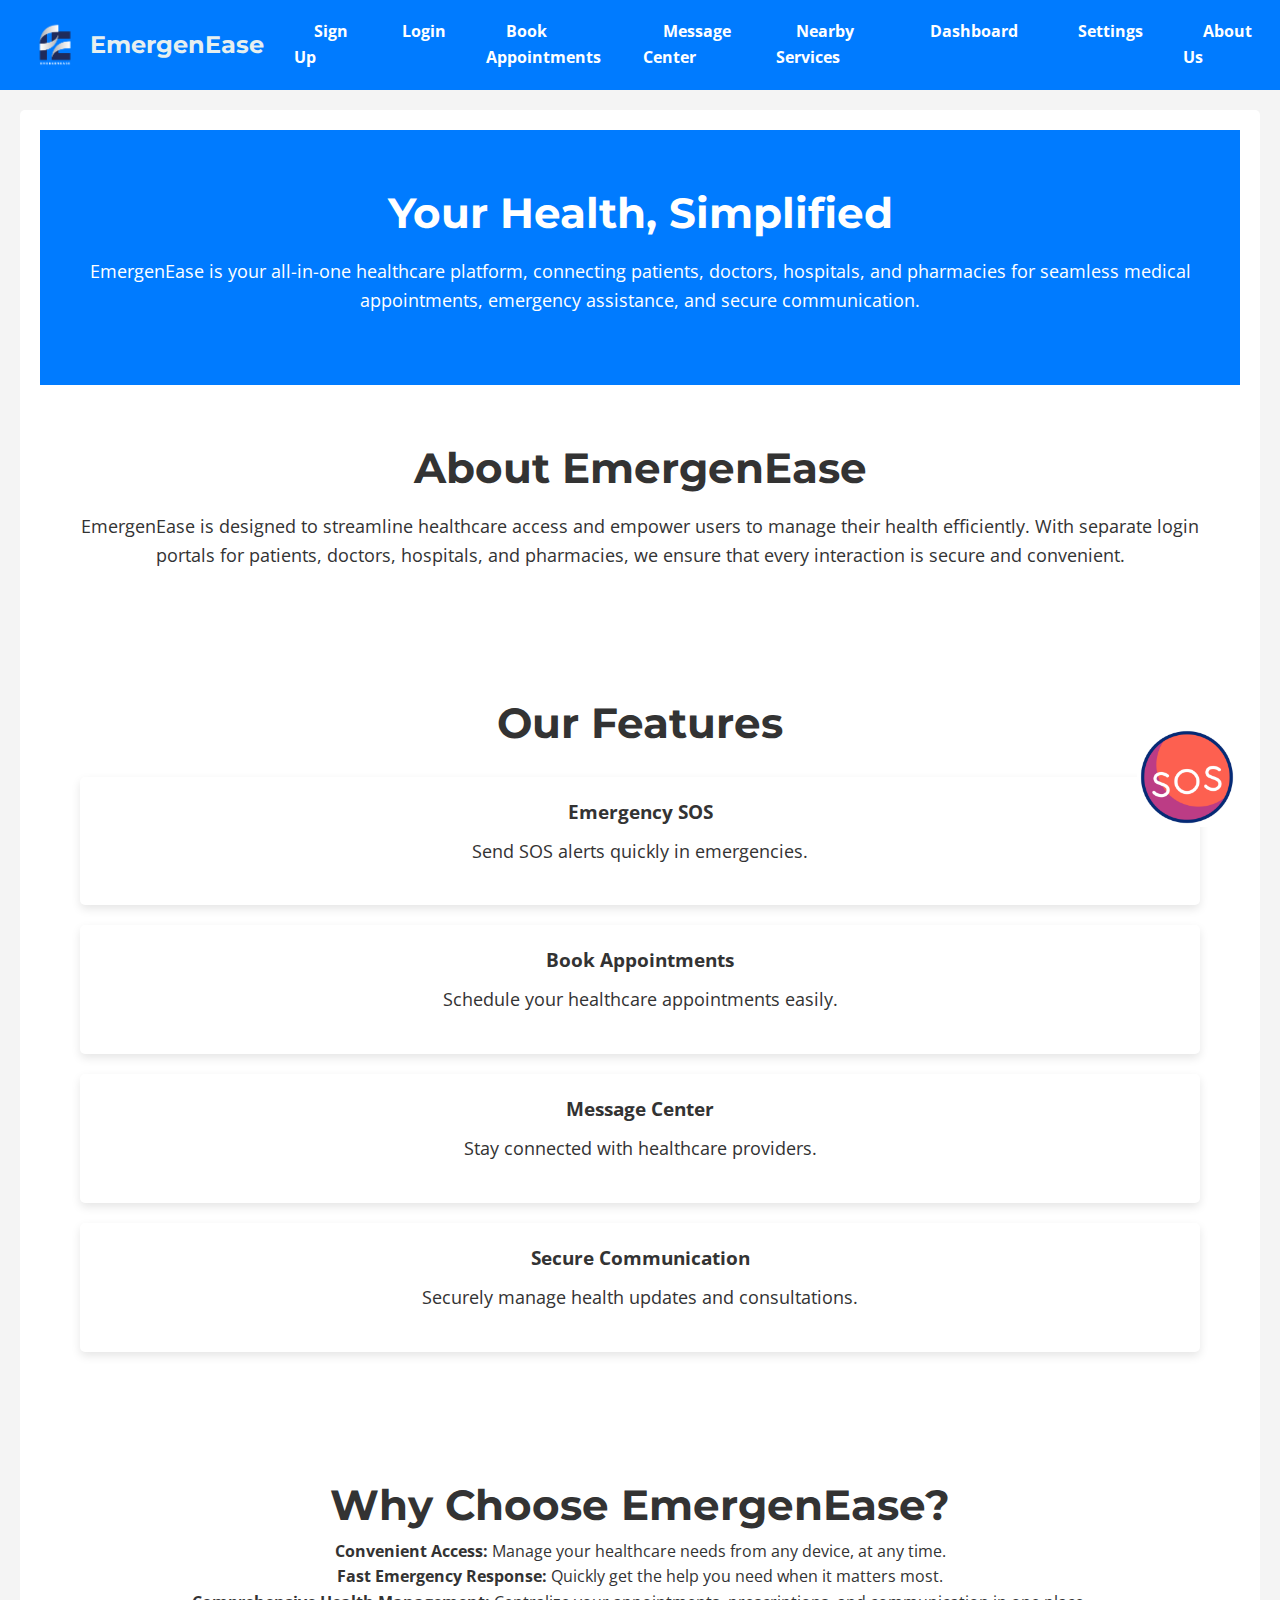
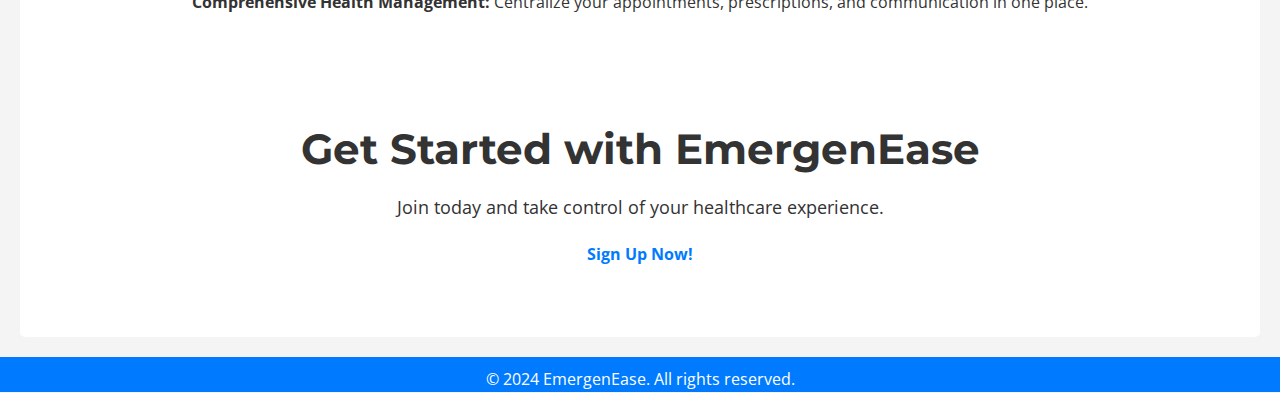
<file: index.html>
<!DOCTYPE html>
<html lang="en">
<head>
    <meta charset="UTF-8">
    <meta name="viewport" content="width=device-width, initial-scale=1.0">
    <title>Home - EmergenEase</title>
    <link rel="icon" type="image/x-icon" href="logo.png">
    <link rel="stylesheet" href="styles.css">
    <script src="script.js" defer></script>
    <script src="https://smtpjs.com/v3/smtp.js"></script>
</head>
<body>
    <header class="navbar">
        <a href="index.html" class="logo-link">
            <img src="logo.png" alt="EmergenEase Logo" class="logo">
            <h1>EmergenEase</h1>
        </a>
        <button class="menu-toggle" onclick="toggleMenu()">☰</button>
        <ul class="menu">
            <li><a href="signup.html">Sign Up</a></li>
            <li><a href="login.html">Login</a></li>
            <li><a href="appointment.html">Book Appointments</a></li>
            <li><a href="communicate.html">Message Center</a></li>
            <li class="dropdown">
                <a href="#">Nearby Services</a>
                <div class="dropdown-content">
                    <a href="fire.html">Nearby Fire Emergency Services</a>
                    <a href="hospitals.html">Nearby Hospitals</a>
                    <a href="police.html">Nearby Police Stations</a>
                </div>
            </li>
            <li><a href="dashboard.html">Dashboard</a></li>
            <li><a href="profile.html">Settings</a></li>
            <li><a href="about.html">About Us</a></li>
        </ul>
        <ul class="mobile-menu"></ul>
    </header>

    <main class="main-content">
        <section class="hero">
            <div class="hero-content">
                <h2>Your Health, Simplified</h2>
                <p>EmergenEase is your all-in-one healthcare platform, connecting patients, doctors, hospitals, and pharmacies for seamless medical appointments, emergency assistance, and secure communication.</p>
            </div>
        </section>
       
        <section class="about">
            <h2>About EmergenEase</h2>
            <p>EmergenEase is designed to streamline healthcare access and empower users to manage their health efficiently. With separate login portals for patients, doctors, hospitals, and pharmacies, we ensure that every interaction is secure and convenient.</p>
        </section>

        <section class="benefits">
            <h2>Our Features</h2>
            <div class="features">
                <h3>Emergency SOS</h3>
                <p>Send SOS alerts quickly in emergencies.</p>
            </div>
            <div class="features">
                <h3>Book Appointments</h3>
                <p>Schedule your healthcare appointments easily.</p>
            </div>
            <div class="features">
                <h3>Message Center</h3>
                <p>Stay connected with healthcare providers.</p>
            </div>
            <div class="features">
                <h3>Secure Communication</h3>
                <p>Securely manage health updates and consultations.</p>
            </div>
        </section>
       <section class="benefits">
        <h2>Why Choose EmergenEase?</h2>
            <strong>Convenient Access:</strong> Manage your healthcare needs from any device, at any time.<br>
            <strong>Fast Emergency Response:</strong> Quickly get the help you need when it matters most.<br>
            <strong>Comprehensive Health Management:</strong> Centralize your appointments, prescriptions, and communication in one place.<br>
    </section>
       <section class="call-to-action">
        <h2>Get Started with EmergenEase</h2>
        <p>Join today and take control of your healthcare experience.</p>
        <a href="signup.html" class="cta-button">Sign Up Now!</a>
    </section>
    </main>

    <button class="sos-button" id="sosButton" onclick="sendEmail()"><img src="sos.gif" width="100"  height="100"></button>
    <div id="message"></div>

    <footer>
        <p>&copy; 2024 EmergenEase. All rights reserved.</p>
    </footer>

    <script>
        function sendEmail() {
            Email.send({
                Host: "smtp.gmail.com",
                Username: "nandipritamabcd@gmail.com",
                Password: "Pritam192003#",
                To: "iss2013asn@gmail.com",
                From: "nandipritamabcd@gmail.com",
                Subject: "Test Email",
                Body: "This is a test email sent using SMTP.js"
            })
            .then(function (message) {
                alert("Mail sent successfully"); // Alert message on successful email delivery
            });
        }
    </script>
</body>
</html>
</file>
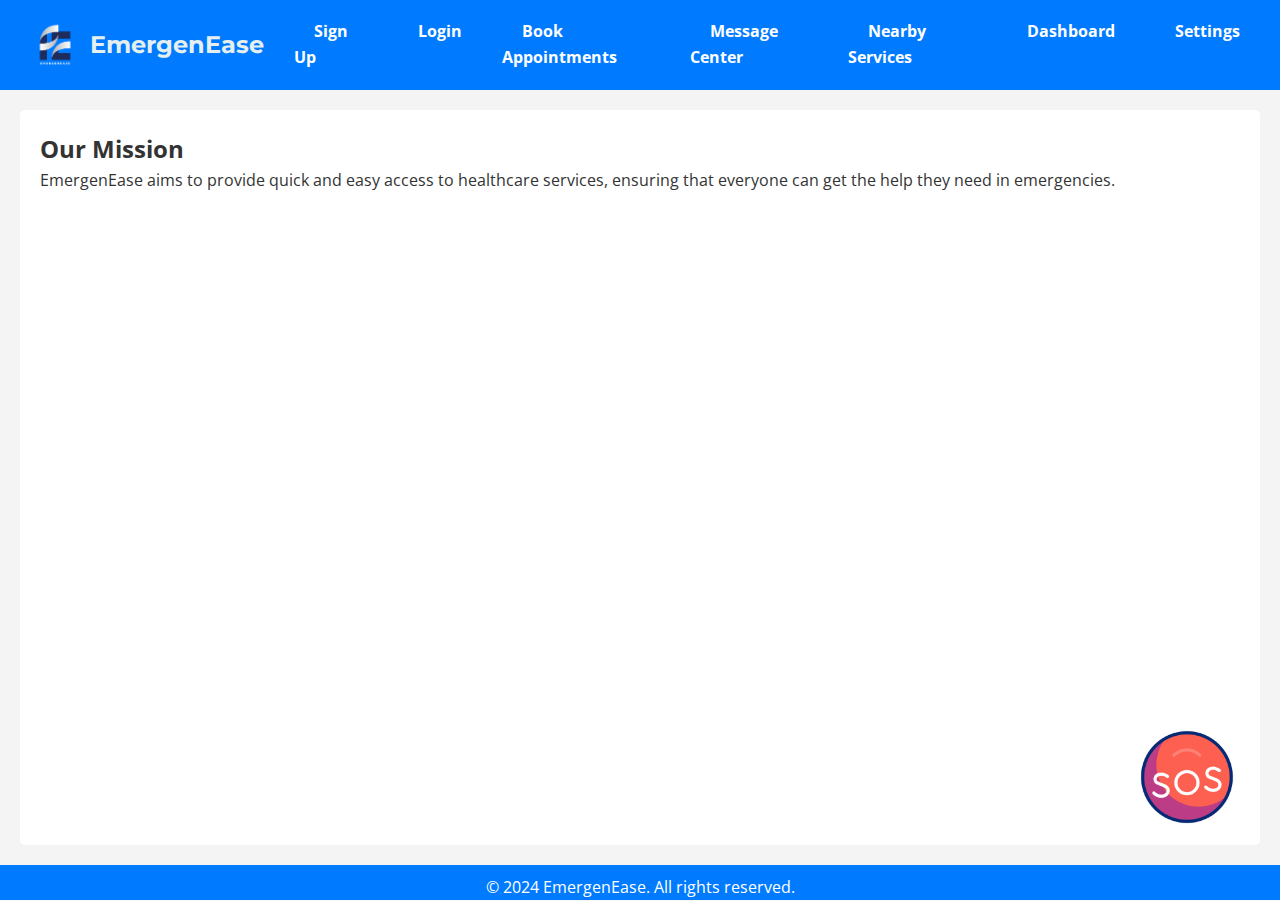
<file: about.html>
<!DOCTYPE html>
<html lang="en">
<head>
    <meta charset="UTF-8">
    <meta name="viewport" content="width=device-width, initial-scale=1.0">
    <title>About Us - EmergenEase</title>
    <link rel="icon" type="image/x-icon" href="logo.png">
    <link rel="stylesheet" href="styles.css">
    <script src="script.js" defer></script>
</head>
<body>
    <header class="navbar">
        <a href="index.html" class="logo-link">
            <img src="logo.png" alt="EmergenEase Logo" class="logo">
            <h1>EmergenEase</h1>
        </a>
        <button class="menu-toggle" onclick="toggleMenu()">☰</button>
        <ul class="menu">
            <li><a href="signup.html">Sign Up</a></li>
            <li><a href="login.html">Login</a></li>
            <li><a href="appointment.html">Book Appointments</a></li>
            <li><a href="communicate.html">Message Center</a></li>
            <li class="dropdown">
                <a href="#">Nearby Services</a>
                <div class="dropdown-content">
                    <a href="fire.html">Nearby Fire Emergency Services</a>
                    <a href="hospitals.html">Nearby Hospitals</a>
                    <a href="police.html">Nearby Police Stations</a>
                </div>
            </li>
            <li><a href="dashboard.html">Dashboard</a></li>
            <li><a href="profile.html">Settings</a></li>
        </ul>
        <ul class="mobile-menu"></ul>
    </header>
    <main>
        <section>
            <h2>Our Mission</h2>
            <p>EmergenEase aims to provide quick and easy access to healthcare services, ensuring that everyone can get the help they need in emergencies.</p>
        </section>
    </main>

    <button class="sos-button" id="sosButton" onclick="sendEmail()"><img src="sos.gif" width="100"  height="100"></a></button>
    <div id="message"></div>
    
    <footer>
        <p>&copy; 2024 EmergenEase. All rights reserved.</p>
    </footer>
</body>
</html>
</file>
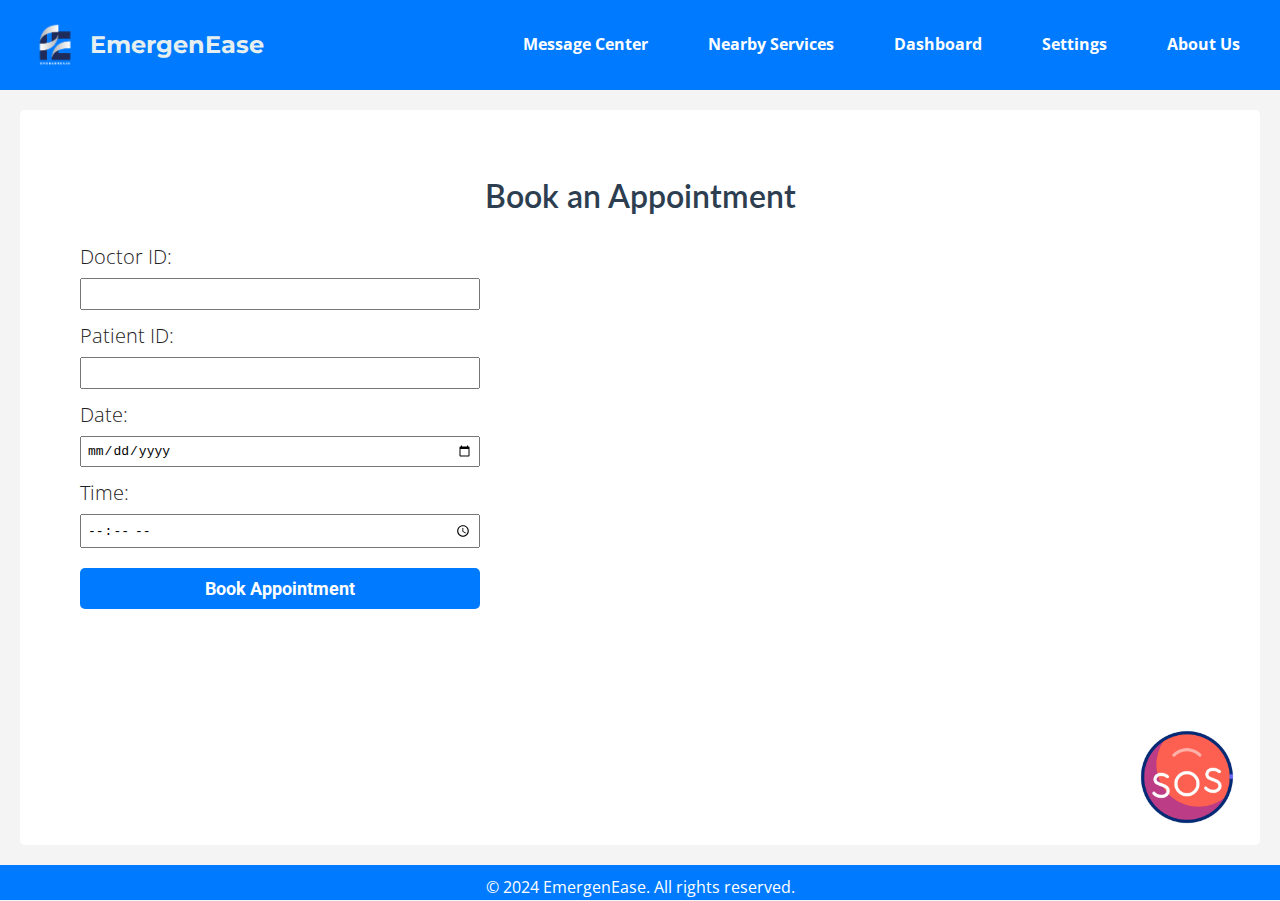
<file: appointment.html>
<!DOCTYPE html>
<html lang="en">
<head>
    <meta charset="UTF-8">
    <meta name="viewport" content="width=device-width, initial-scale=1.0">
    <title>Book Appointment - EmergenEase</title>
    <link rel="icon" type="image/x-icon" href="logo.png">
    <link rel="stylesheet" href="styles.css">
    <script src="script.js" defer></script>
</head>
<body>
    <header class="navbar">
        <a href="index.html" class="logo-link">
            <img src="logo.png" alt="EmergenEase Logo" class="logo">
            <h1>EmergenEase</h1>
        </a>
        <button class="menu-toggle" onclick="toggleMenu()">☰</button>
        <ul class="menu">
            <li><a href="communicate.html">Message Center</a></li>
            <li class="dropdown">
                <a href="#">Nearby Services</a>
                <div class="dropdown-content">
                    <a href="fire.html">Nearby Fire Emergency Services</a>
                    <a href="hospitals.html">Nearby Hospitals</a>
                    <a href="police.html">Nearby Police Stations</a>
                </div>
            </li>
            <li><a href="dashboard.html">Dashboard</a></li>
            <li><a href="profile.html">Settings</a></li>
            <li><a href="about.html">About Us</a></li>
        </ul>
        <ul class="mobile-menu"></ul>
    </header>
    <main>
        <section class="form-section">
            <h2>Book an Appointment</h2>
            <form action="/appointment" method="POST">
                <label for="appointment-doctor-id">Doctor ID:</label>
                <input type="text" id="appointment-doctor-id" name="doctor_id" required>

                <label for="appointment-patient-id">Patient ID:</label>
                <input type="text" id="appointment-patient-id" name="patient_id" required>

                <label for="appointment-date">Date:</label>
                <input type="date" id="appointment-date" name="appointment_date" required>

                <label for="appointment-time">Time:</label>
                <input type="time" id="appointment-time" name="appointment_time" required>

                <button type="submit">Book Appointment</button>
            </form>

        </section>
    </main>

    <button class="sos-button" id="sosButton" onclick="sendEmail()"><img src="sos.gif" width="100"  height="100"></a></button>
    <div id="message"></div>
    
    <footer>
        <p>&copy; 2024 EmergenEase. All rights reserved.</p>
    </footer>
</body>
</html>
</file>
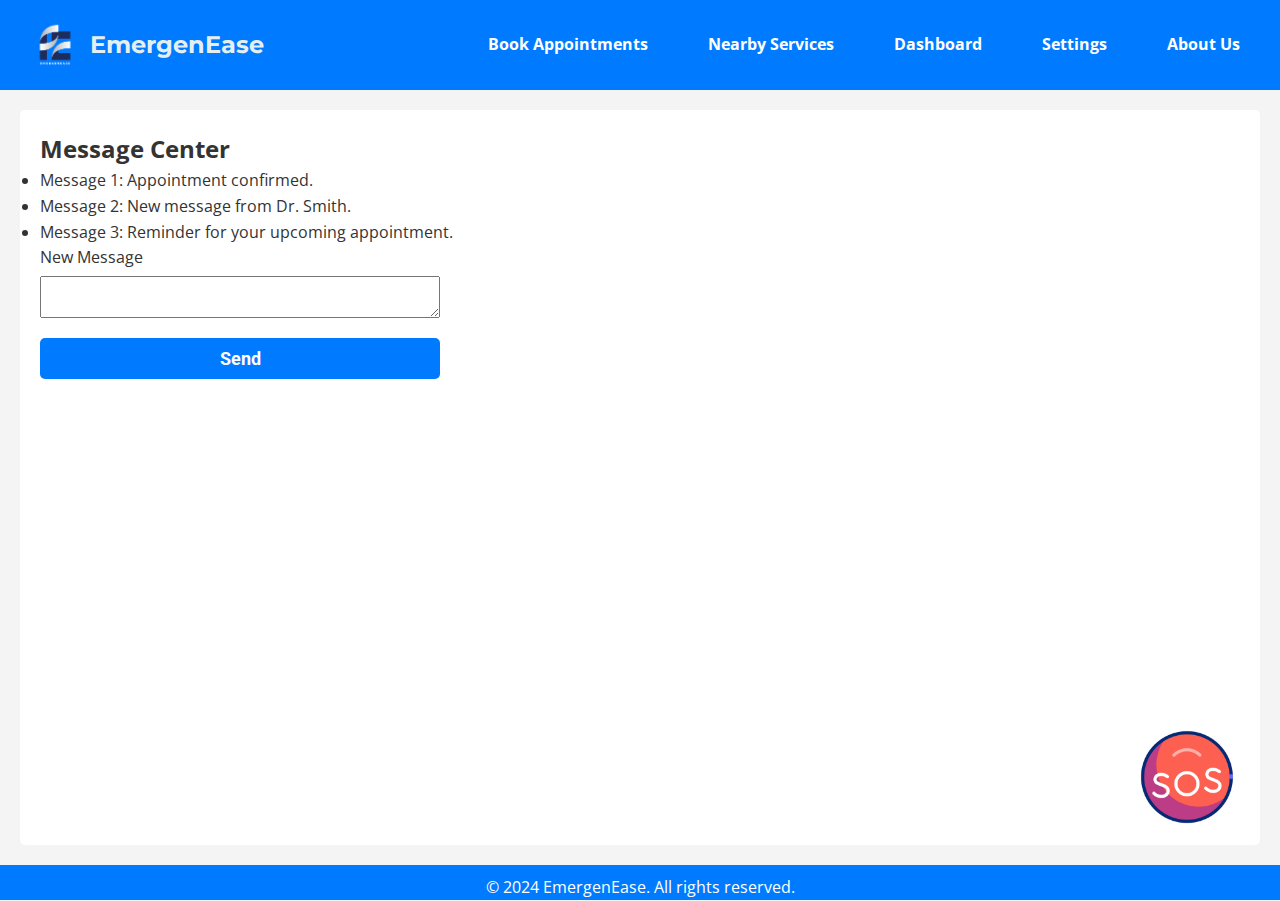
<file: communicate.html>
<!DOCTYPE html>
<html lang="en">
<head>
    <meta charset="UTF-8">
    <meta name="viewport" content="width=device-width, initial-scale=1.0">
    <title>Message Center - EmergenEase</title>
    <link rel="icon" type="image/x-icon" href="logo.png">
    <link rel="stylesheet" href="styles.css">
    <script src="script.js" defer></script>
</head>
<body>
    <header class="navbar">
        <a href="index.html" class="logo-link">
            <img src="logo.png" alt="EmergenEase Logo" class="logo">
            <h1>EmergenEase</h1>
        </a>
        <button class="menu-toggle" onclick="toggleMenu()">☰</button>
        <ul class="menu">
            <li><a href="appointment.html">Book Appointments</a></li>
            <li class="dropdown">
                <a href="#">Nearby Services</a>
                <div class="dropdown-content">
                    <a href="fire.html">Nearby Fire Emergency Services</a>
                    <a href="hospitals.html">Nearby Hospitals</a>
                    <a href="police.html">Nearby Police Stations</a>
                </div>
            </li>
            <li><a href="dashboard.html">Dashboard</a></li>
            <li><a href="profile.html">Settings</a></li>
            <li><a href="about.html">About Us</a></li>
        </ul>
        <ul class="mobile-menu"></ul>
    </header>
    <main>
        <section class="messages">
            <h2>Message Center</h2>
            <ul id="messagesList">
                <li>Message 1: Appointment confirmed.</li>
                <li>Message 2: New message from Dr. Smith.</li>
                <li>Message 3: Reminder for your upcoming appointment.</li>
            </ul>
            <form id="messageForm">
                <label for="messageText">New Message</label>
                <textarea id="messageText" required></textarea>
                <button type="submit" class="submit-button">Send</button>
            </form>
        </section>
    </main>

    <button class="sos-button" id="sosButton" onclick="sendEmail()"><img src="sos.gif" width="100"  height="100"></a></button>
    <div id="message"></div>
    
    <footer>
        <p>&copy; 2024 EmergenEase. All rights reserved.</p>
    </footer>
</body>
</html>
</file>
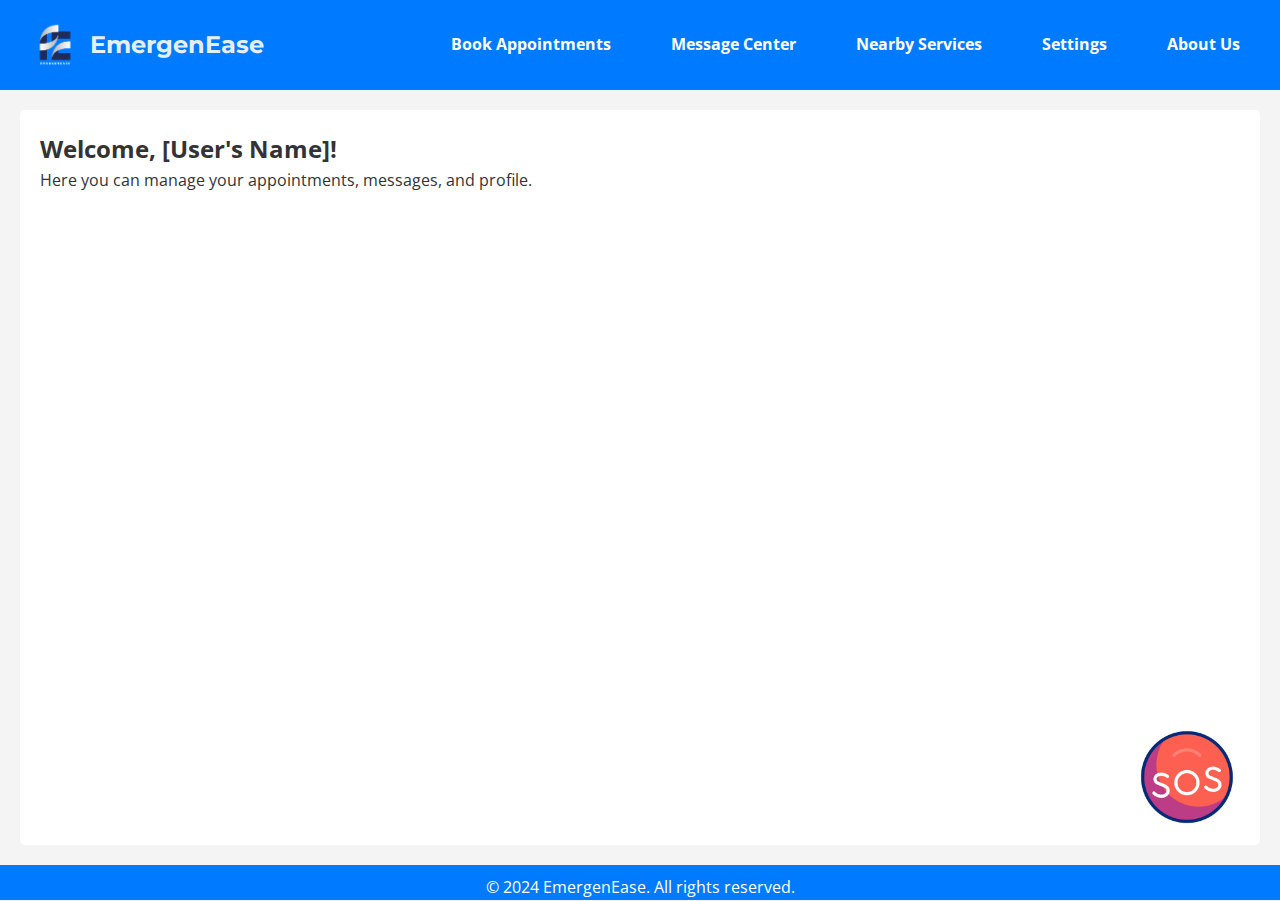
<file: dashboard.html>
<!DOCTYPE html>
<html lang="en">
<head>
    <meta charset="UTF-8">
    <meta name="viewport" content="width=device-width, initial-scale=1.0">
    <title>Dashboard - EmergenEase</title>
    <link rel="icon" type="image/x-icon" href="logo.png">
    <link rel="stylesheet" href="styles.css">
    <script src="script.js" defer></script>
</head>
<body>
    <header class="navbar">
        <a href="index.html" class="logo-link">
            <img src="logo.png" alt="EmergenEase Logo" class="logo">
            <h1>EmergenEase</h1>
        </a>
        <button class="menu-toggle" onclick="toggleMenu()">☰</button>
        <ul class="menu">
            <li><a href="appointment.html">Book Appointments</a></li>
            <li><a href="communicate.html">Message Center</a></li>
            <li class="dropdown">
                <a href="#">Nearby Services</a>
                <div class="dropdown-content">
                    <a href="fire.html">Nearby Fire Emergency Services</a>
                    <a href="hospitals.html">Nearby Hospitals</a>
                    <a href="police.html">Nearby Police Stations</a>
                </div>
            </li>
            <li><a href="profile.html">Settings</a></li>
            <li><a href="about.html">About Us</a></li>
        </ul>
        <ul class="mobile-menu"></ul>
    </header>
    <main>
        <section>
            <h2>Welcome, [User's Name]!</h2>
            <p>Here you can manage your appointments, messages, and profile.</p>
        </section>
    </main>

    <button class="sos-button" id="sosButton" onclick="sendEmail()"><img src="sos.gif" width="100"  height="100"></a></button>
    <div id="message"></div>
    
    <footer>
        <p>&copy; 2024 EmergenEase. All rights reserved.</p>
    </footer>
</body>
</html>
</file>
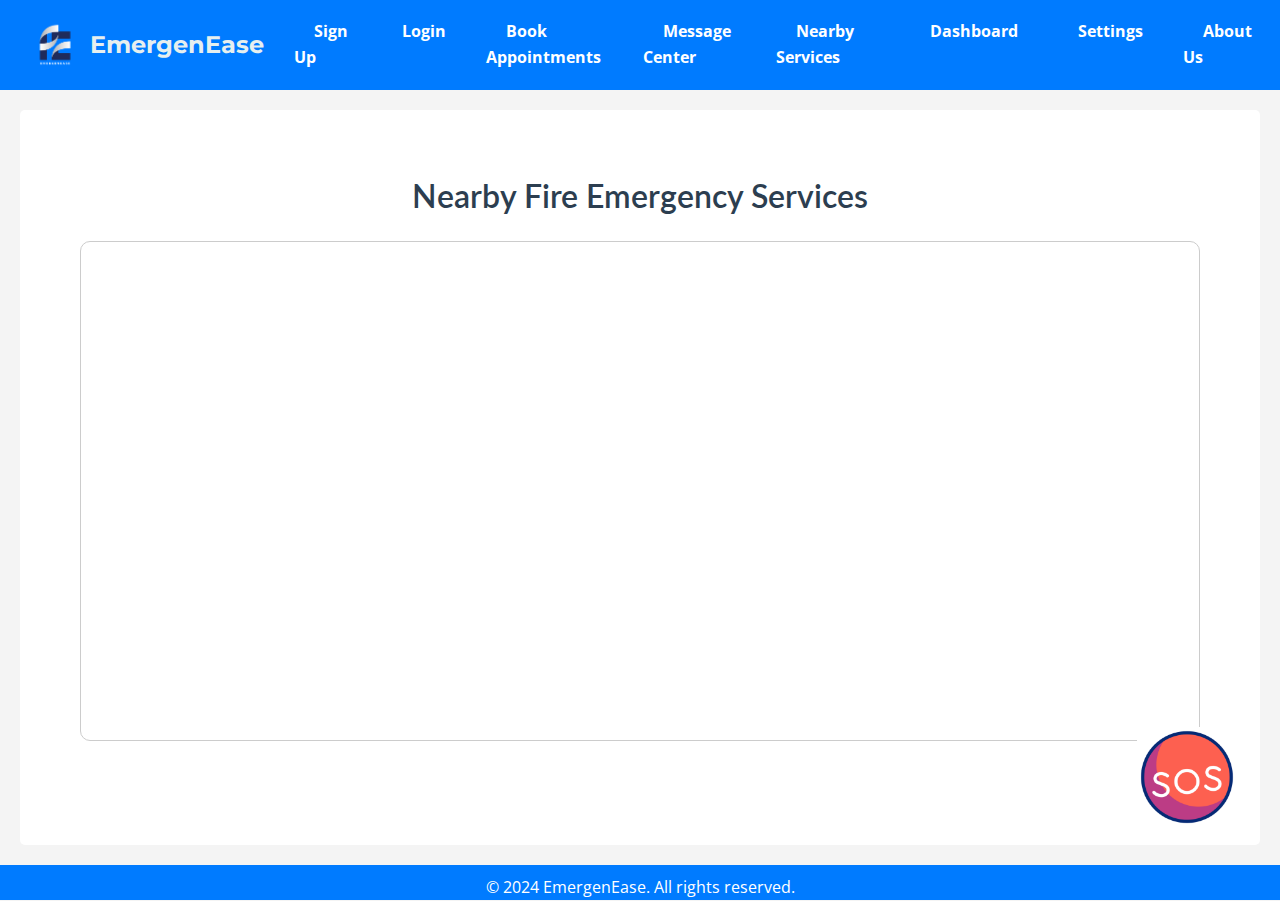
<file: fire.html>
<!DOCTYPE html>
<html lang="en">
<head>
    <meta charset="UTF-8">
    <meta name="viewport" content="width=device-width, initial-scale=1.0">
    <title>Nearby Fire Services</title>
    <link rel="icon" type="image/x-icon" href="logo.png">
    <script src="https://apis.mapmyindia.com/advancedmaps/v1/9aebdec0e106af9ba458250dafb0f3b8/map_load?v=1.5"></script>
    <link rel="stylesheet" href="styles.css">
</head>
<body>
    <header class="navbar">
        <a href="index.html" class="logo-link">
            <img src="logo.png" alt="EmergenEase Logo" class="logo">
            <h1>EmergenEase</h1>
        </a>
        <button class="menu-toggle" onclick="toggleMenu()">☰</button>
        <ul class="menu">
            <li><a href="signup.html">Sign Up</a></li>
            <li><a href="login.html">Login</a></li>
            <li><a href="appointment.html">Book Appointments</a></li>
            <li><a href="communicate.html">Message Center</a></li>
            <li class="dropdown">
                <a href="#">Nearby Services</a>
                <div class="dropdown-content">
                    <a href="hospitals.html">Nearby Hospitals</a>
                    <a href="police.html">Nearby Police Stations</a>
                </div>
            </li>
            <li><a href="dashboard.html">Dashboard</a></li>
            <li><a href="profile.html">Settings</a></li>
            <li><a href="about.html">About Us</a></li>
        </ul>
        <ul class="mobile-menu"></ul>
    </header>
    <main>
        <section class="form-section">
        <h2>Nearby Fire Emergency Services</h2>
        <div id="map"></div>
        </section>
    </main>
    <script>
        var map = new MapmyIndia.Map("map", { zoom: 12 });

        // Get user's current location
        navigator.geolocation.getCurrentPosition(
            (position) => {
                const userLat = position.coords.latitude;
                const userLon = position.coords.longitude;
                map.setView([userLat, userLon], 14); // Center map to user's location

                // Fetch nearby fire stations using MapmyIndia API
                fetch(
                    `https://apis.mapmyindia.com/advancedmaps/v1/9aebdec0e106af9ba458250dafb0f3b8/places/nearby/json?keywords=fire%20station&refLocation=${userLat},${userLon}`
                )
                    .then((response) => response.json())
                    .then((data) => {
                        if (data.suggestedLocations) {
                            data.suggestedLocations.forEach((location) => {
                                L.marker([location.latitude, location.longitude])
                                    .addTo(map)
                                    .bindPopup(
                                        `<strong>${location.placeName}</strong><br>${location.placeAddress}`
                                    );
                            });
                        } else {
                            alert("No nearby fire stations found.");
                        }
                    })
                    .catch((error) =>
                        console.error("Error fetching fire stations:", error)
                    );
            },
            (error) => {
                alert("Unable to access your location. Please enable location services.");
                console.error("Geolocation error:", error);
            }
        );
    </script>
    <button class="sos-button" id="sosButton" onclick="sendEmail()"><img src="sos.gif" width="100"  height="100"></a></button>
    <div id="message"></div>
    
    <footer>
        <p>&copy; 2024 EmergenEase. All rights reserved.</p>
    </footer>
</body>
</html>
</file>
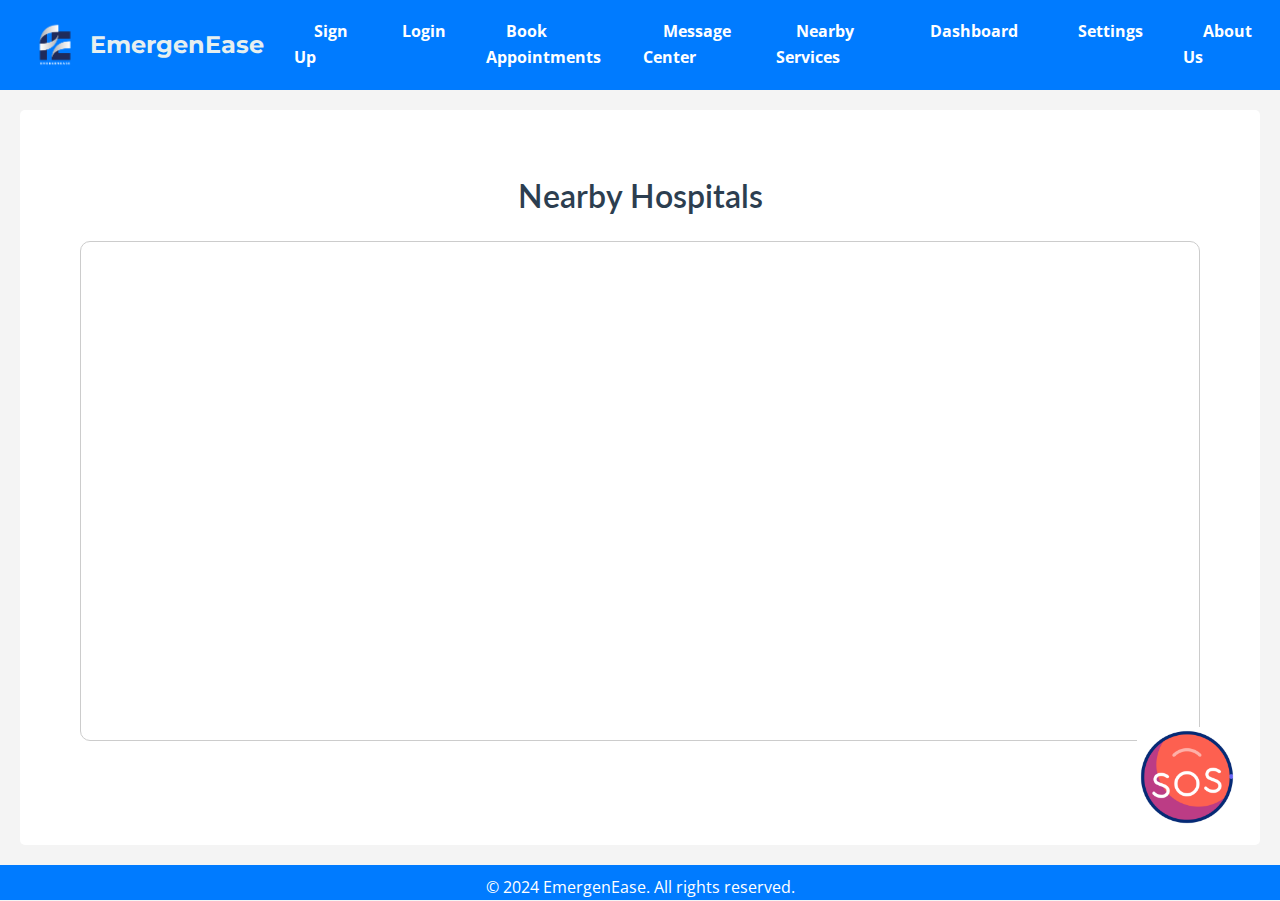
<file: hospitals.html>
<!DOCTYPE html>
<html lang="en">
<head>
    <meta charset="UTF-8">
    <meta name="viewport" content="width=device-width, initial-scale=1.0">
    <title>Nearby Hospitals</title>
    <link rel="icon" type="image/x-icon" href="logo.png">
    <script src="https://apis.mapmyindia.com/advancedmaps/v1/9aebdec0e106af9ba458250dafb0f3b8/map_load?v=1.5"></script>
    <link rel="stylesheet" href="styles.css">
</head>
<body>
    <header class="navbar">
        <a href="index.html" class="logo-link">
            <img src="logo.png" alt="EmergenEase Logo" class="logo">
            <h1>EmergenEase</h1>
        </a>
        <button class="menu-toggle" onclick="toggleMenu()">☰</button>
        <ul class="menu">
            <li><a href="signup.html">Sign Up</a></li>
            <li><a href="login.html">Login</a></li>
            <li><a href="appointment.html">Book Appointments</a></li>
            <li><a href="communicate.html">Message Center</a></li>
            <li class="dropdown">
                <a href="#">Nearby Services</a>
                <div class="dropdown-content">
                    <a href="fire.html">Nearby Fire Emergency Services</a>
                    <a href="police.html">Nearby Police Stations</a>
                </div>
            </li>
            <li><a href="dashboard.html">Dashboard</a></li>
            <li><a href="profile.html">Settings</a></li>
            <li><a href="about.html">About Us</a></li>
        </ul>
        <ul class="mobile-menu"></ul>
    </header>
    <main>
        <section class="form-section">
        <h2>Nearby Hospitals</h2>
        <div id="map"></div>
        </section>
    </main>
    <script>
        var map = new MapmyIndia.Map("map", { zoom: 12 });

        // Get user's current location
        navigator.geolocation.getCurrentPosition(
            (position) => {
                const userLat = position.coords.latitude;
                const userLon = position.coords.longitude;
                map.setView([userLat, userLon], 14);

                // Fetch nearby hospitals using MapmyIndia API
                fetch(
                    `https://apis.mapmyindia.com/advancedmaps/v1/9aebdec0e106af9ba458250dafb0f3b8/places/nearby/json?keywords=hospital&refLocation=${userLat},${userLon}`
                )
                    .then((response) => response.json())
                    .then((data) => {
                        if (data.suggestedLocations) {
                            data.suggestedLocations.forEach((location) => {
                                L.marker([location.latitude, location.longitude])
                                    .addTo(map)
                                    .bindPopup(
                                        `<strong>${location.placeName}</strong><br>${location.placeAddress}`
                                    );
                            });
                        } else {
                            alert("No nearby hospitals found.");
                        }
                    })
                    .catch((error) =>
                        console.error("Error fetching hospitals:", error)
                    );
            },
            (error) => {
                alert("Unable to access your location. Please enable location services.");
                console.error("Geolocation error:", error);
            }
        );
    </script>
    <button class="sos-button" id="sosButton" onclick="sendEmail()"><img src="sos.gif" width="100"  height="100"></a></button>
    <div id="message"></div>
    
    <footer>
        <p>&copy; 2024 EmergenEase. All rights reserved.</p>
    </footer>
</body>
</html>
</file>
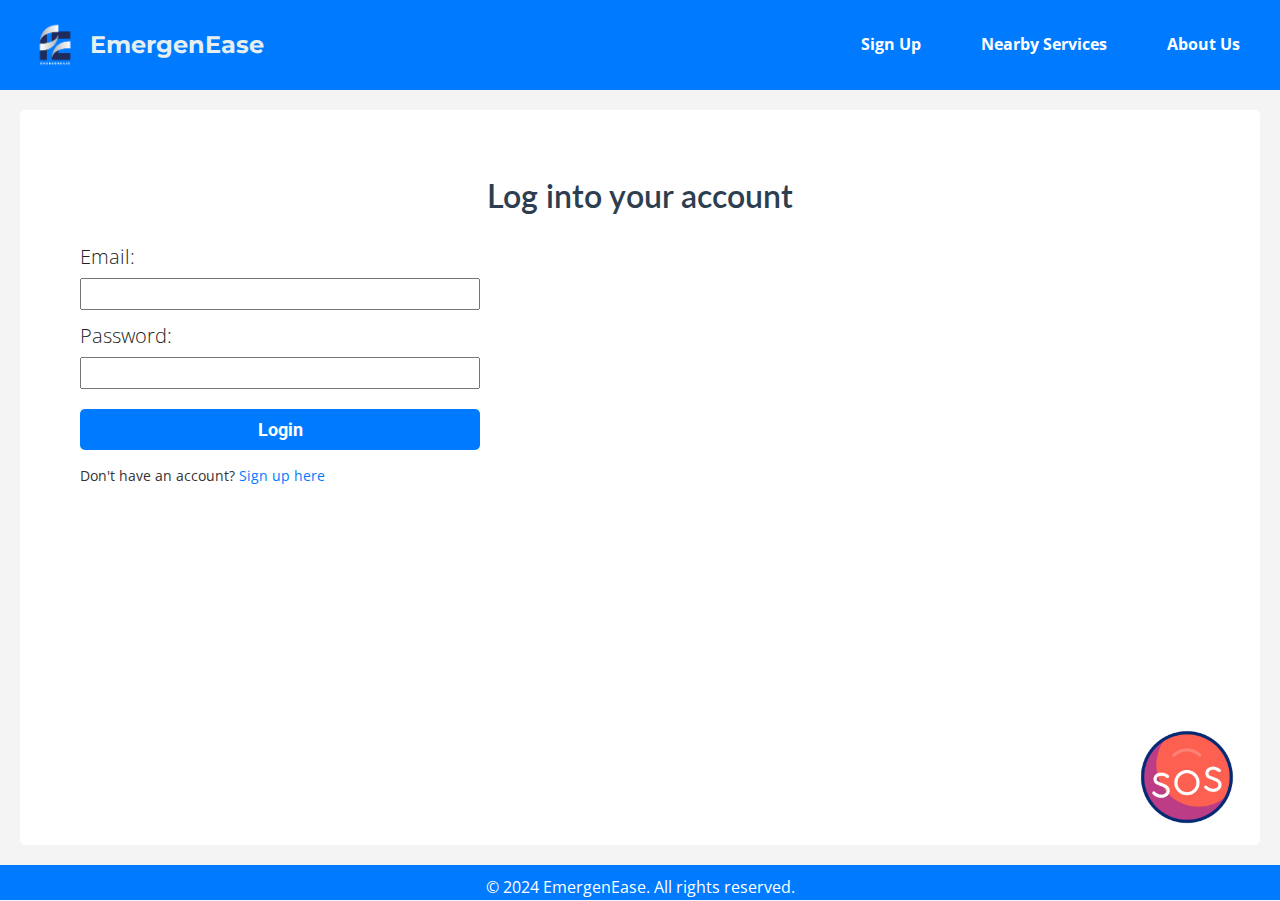
<file: login.html>
<!DOCTYPE html>
<html lang="en">
<head>
    <meta charset="UTF-8">
    <meta name="viewport" content="width=device-width, initial-scale=1.0">
    <title>Login - EmergenEase</title>
    <link rel="icon" type="image/x-icon" href="logo.png">
    <link rel="stylesheet" href="styles.css">
    <script src="script.js" defer></script>
</head>
<body>
    <header class="navbar">
        <a href="index.html" class="logo-link">
            <img src="logo.png" alt="EmergenEase Logo" class="logo">
            <h1>EmergenEase</h1>
        </a>
        <button class="menu-toggle" onclick="toggleMenu()">☰</button>
        <ul class="menu">
            <li><a href="signup.html">Sign Up</a></li>
            <li class="dropdown">
                <a href="#">Nearby Services</a>
                <div class="dropdown-content">
                    <a href="fire.html">Nearby Fire Emergency Services</a>
                    <a href="hospitals.html">Nearby Hospitals</a>
                    <a href="police.html">Nearby Police Stations</a>
                </div>
            </li>
            <li><a href="about.html">About Us</a></li>
        </ul>
        <ul class="mobile-menu"></ul>
    </header>

    <main>
        <section class="form-section">
            <h2>Log into your account</h2>
            <form action="/login" method="POST">
                <label for="login-email">Email:</label>
                <input type="email" id="login-email" name="email" required>

                <label for="login-password">Password:</label>
                <input type="password" id="login-password" name="password" required>

                <button type="submit">Login</button>
            </form>

            <p>Don't have an account? <a href="signup.html">Sign up here</a></p>
        </section>
    </main>

    <button class="sos-button" id="sosButton" onclick="sendEmail()"><img src="sos.gif" width="100"  height="100"></a></button>
    <div id="message"></div>
    
    <footer>
        <p>&copy; 2024 EmergenEase. All rights reserved.</p>
    </footer>
</body>
</html>
</file>
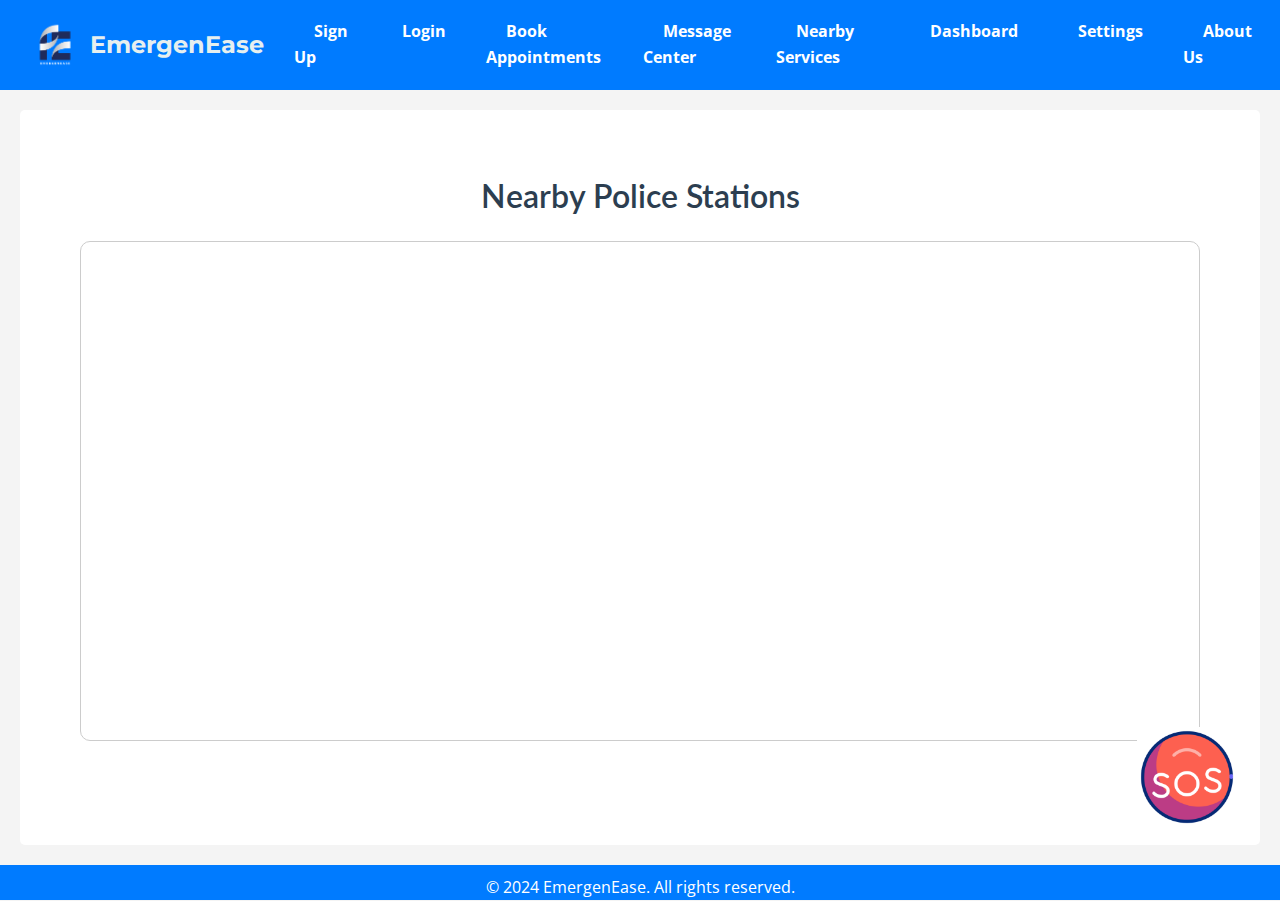
<file: police.html>
<!DOCTYPE html>
<html lang="en">
<head>
    <meta charset="UTF-8">
    <meta name="viewport" content="width=device-width, initial-scale=1.0">
    <title>Nearby Police Stations</title>
    <link rel="icon" type="image/x-icon" href="logo.png">
    <script src="https://apis.mapmyindia.com/advancedmaps/v1/9aebdec0e106af9ba458250dafb0f3b8/map_load?v=1.5"></script>
    <link rel="stylesheet" href="styles.css">
</head>
<body>
    <header class="navbar">
        <a href="index.html" class="logo-link">
            <img src="logo.png" alt="EmergenEase Logo" class="logo">
            <h1>EmergenEase</h1>
        </a>
        <button class="menu-toggle" onclick="toggleMenu()">☰</button>
        <ul class="menu">
            <li><a href="signup.html">Sign Up</a></li>
            <li><a href="login.html">Login</a></li>
            <li><a href="appointment.html">Book Appointments</a></li>
            <li><a href="communicate.html">Message Center</a></li>
            <li class="dropdown">
                <a href="#">Nearby Services</a>
                <div class="dropdown-content">
                    <a href="fire.html">Nearby Fire Emergency Services</a>
                    <a href="hospitals.html">Nearby Hospitals</a>
                </div>
            </li>
            <li><a href="dashboard.html">Dashboard</a></li>
            <li><a href="profile.html">Settings</a></li>
            <li><a href="about.html">About Us</a></li>
        </ul>
        <ul class="mobile-menu"></ul>
    </header>
    <main>
        <section class="form-section">
        <h2>Nearby Police Stations</h2>
        <div id="map"></div>
        </section>
    </main>
    <script>
        var map = new MapmyIndia.Map("map", { zoom: 12 });
        // Get user's current location
        navigator.geolocation.getCurrentPosition(
            (position) => {
                const userLat = position.coords.latitude;
                const userLon = position.coords.longitude;
                map.setView([userLat, userLon], 14);

                // Fetch nearby police stations using MapmyIndia API
                fetch(
                    `https://apis.mapmyindia.com/advancedmaps/v1/9aebdec0e106af9ba458250dafb0f3b8/places/nearby/json?keywords=police%20station&refLocation=${userLat},${userLon}`
                )
                    .then((response) => response.json())
                    .then((data) => {
                        if (data.suggestedLocations) {
                            data.suggestedLocations.forEach((location) => {
                                L.marker([location.latitude, location.longitude])
                                    .addTo(map)
                                    .bindPopup(
                                        `<strong>${location.placeName}</strong><br>${location.placeAddress}`
                                    );
                            });
                        } else {
                            alert("No nearby police stations found.");
                        }
                    })
                    .catch((error) =>
                        console.error("Error fetching police stations:", error)
                    );
            },
            (error) => {
                alert("Unable to access your location. Please enable location services.");
                console.error("Geolocation error:", error);
            }
        );
    </script>
    <button class="sos-button" id="sosButton" onclick="sendEmail()"><img src="sos.gif" width="100"  height="100"></a></button>
    <div id="message"></div>
    
    <footer>
        <p>&copy; 2024 EmergenEase. All rights reserved.</p>
    </footer>
</body>
</html>
</file>
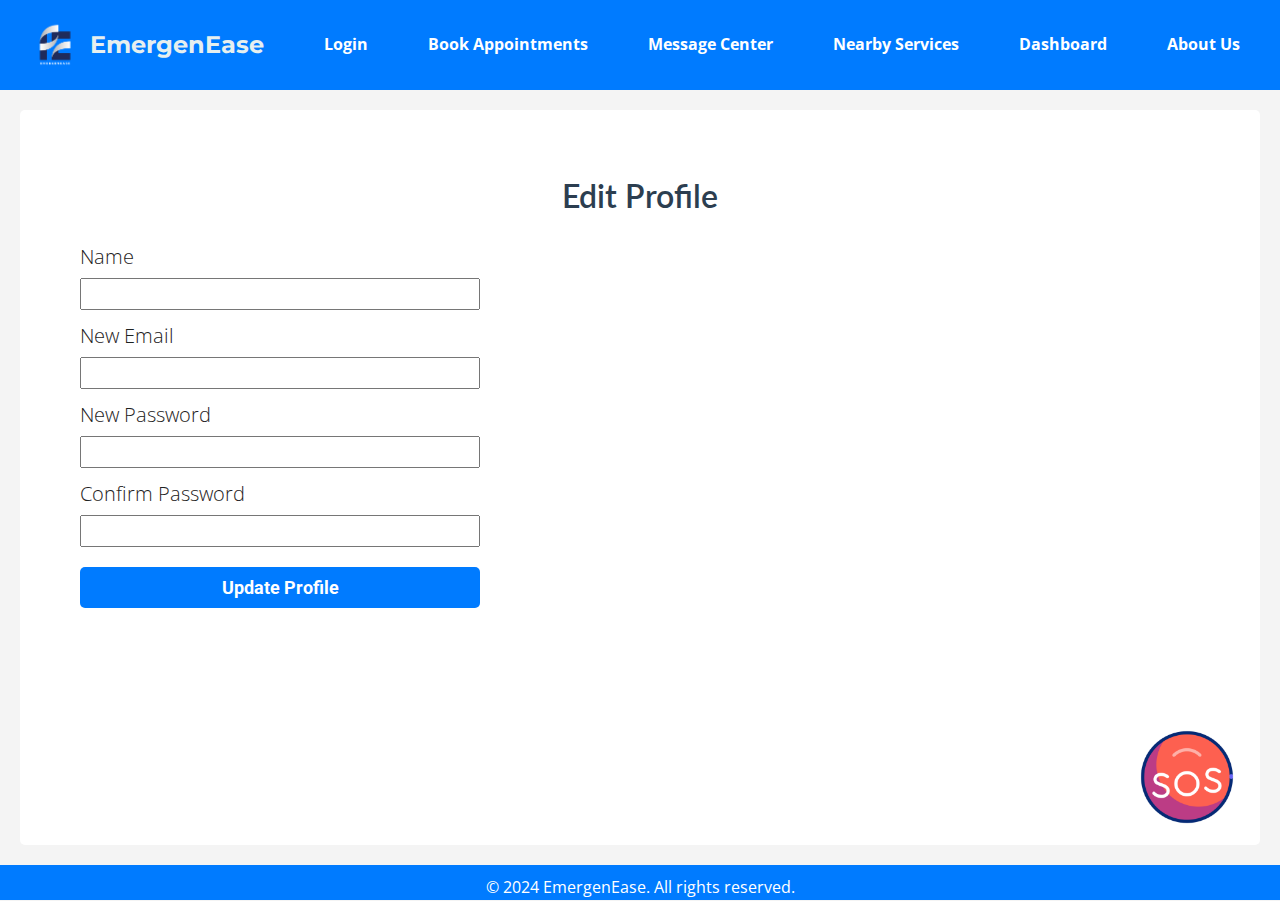
<file: profile.html>
<!DOCTYPE html>
<html lang="en">
<head>
    <meta charset="UTF-8">
    <meta name="viewport" content="width=device-width, initial-scale=1.0">
    <title>Profile - EmergenEase</title>
    <link rel="icon" type="image/x-icon" href="logo.png">
    <link rel="stylesheet" href="styles.css">
    <script src="script.js" defer></script>
</head>
<body>
    <header class="navbar">
        <a href="index.html" class="logo-link">
            <img src="logo.png" alt="EmergenEase Logo" class="logo">
            <h1>EmergenEase</h1>
        </a>
        <button class="menu-toggle" onclick="toggleMenu()">☰</button>
        <ul class="menu">
            <li><a href="login.html">Login</a></li>
            <li><a href="appointment.html">Book Appointments</a></li>
            <li><a href="communicate.html">Message Center</a></li>
            <li class="dropdown">
                <a href="#">Nearby Services</a>
                <div class="dropdown-content">
                    <a href="fire.html">Nearby Fire Emergency Services</a>
                    <a href="hospitals.html">Nearby Hospitals</a>
                    <a href="police.html">Nearby Police Stations</a>
                </div>
            </li>
            <li><a href="dashboard.html">Dashboard</a></li>
            <li><a href="about.html">About Us</a></li>
        </ul>
        <ul class="mobile-menu"></ul>
    </header>
    <main>
        <section class="form-section">
            <h2>Edit Profile</h2>
            <form id="profileForm">
                <label for="userName">Name</label>
                <input type="text" id="userName" required>

                <label for="userEmail">New Email</label>
                <input type="email" id="userEmail" required>

                <label for="loginPassword">New Password</label>
                <input type="password" id="loginPassword" required>

                <label for="confirmPassword">Confirm Password</label>
                <input type="password" id="confirmPassword" required>
                <button type="submit" class="submit-button">Update Profile</button>
            </form>
        </section>
    </main>

    <button class="sos-button" id="sosButton" onclick="sendEmail()"><img src="sos.gif" width="100"  height="100"></a></button>
    <div id="message"></div>
    
    <footer>
        <p>&copy; 2024 EmergenEase. All rights reserved.</p>
    </footer>
</body>
</html>
</file>
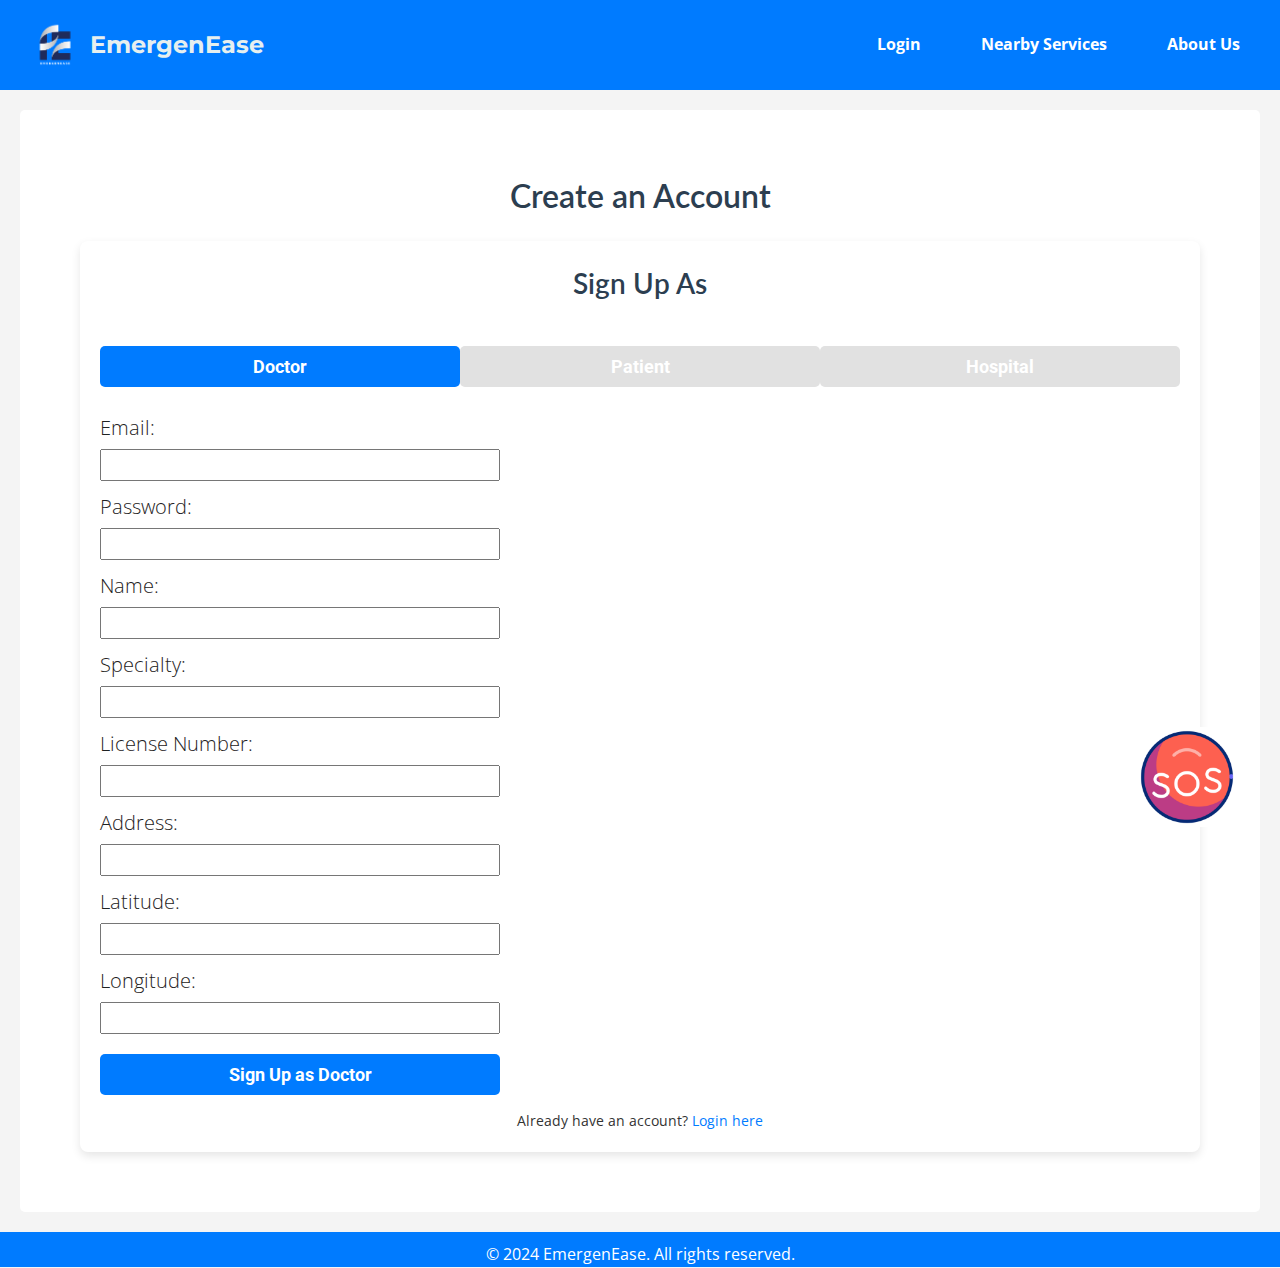
<file: signup.html>
<!DOCTYPE html>
<html lang="en">
<head>
    <meta charset="UTF-8">
    <meta name="viewport" content="width=device-width, initial-scale=1.0">
    <title>Sign Up - EmergenEase</title>
    <link rel="icon" type="image/x-icon" href="logo.png">
    <link rel="stylesheet" href="styles.css">
    <script src="https://apis.mapmyindia.com/advancedmaps/v1/9aebdec0e106af9ba458250dafb0f3b8/map_load?v=1.5"></script>
    <script src="script.js" defer></script>
</head>
<body>
    <header class="navbar">
        <a href="index.html" class="logo-link">
            <img src="logo.png" alt="EmergenEase Logo" class="logo">
            <h1>EmergenEase</h1>
        </a>
        <button class="menu-toggle" onclick="toggleMenu()">☰</button>
        <ul class="menu">
            <li><a href="login.html">Login</a></li>
            <li class="dropdown">
                <a href="#">Nearby Services</a>
                <div class="dropdown-content">
                    <a href="fire.html">Nearby Fire Emergency Services</a>
                    <a href="hospitals.html">Nearby Hospitals</a>
                    <a href="police.html">Nearby Police Stations</a>
                </div>
            </li>
            <li><a href="about.html">About Us</a></li>
        </ul>
        <ul class="mobile-menu"></ul>
    </header>

    <main>
    <section class="form-section">
        <h2>Create an Account</h2>
    <div class="signup-container">
        <h2>Sign Up As</h2>
        <div class="tab-buttons">
            <button onclick="openTab(event, 'doctor')" class="tab-button active">Doctor</button>
            <button onclick="openTab(event, 'patient')" class="tab-button">Patient</button>
            <button onclick="openTab(event, 'hospital')" class="tab-button">Hospital</button>
        </div>

        <!-- Doctor Signup Form -->
        <div id="doctor" class="tab-content active">

            <form action="/signup" method="POST">
                <input type="hidden" name="user_type" value="Doctor">

                <label for="doctor-email">Email:</label>
                <input type="email" id="doctor-email" name="email" required>

                <label for="doctor-password">Password:</label>
                <input type="password" id="doctor-password" name="password" required>

                <label for="doctor-name">Name:</label>
                <input type="text" id="doctor-name" name="name" required>

                <label for="doctor-specialty">Specialty:</label>
                <input type="text" id="doctor-specialty" name="specialty" required>

                <label for="doctor-license">License Number:</label>
                <input type="text" id="doctor-license" name="license_number" required>

                <label for="doctor-address">Address:</label>
                <input type="text" id="doctor-address" name="address" required>

                <label for="doctor-lat">Latitude:</label>
                <input type="text" id="doctor-lat" name="latitude">

                <label for="doctor-lng">Longitude:</label>
                <input type="text" id="doctor-lng" name="longitude">

                <button type="submit">Sign Up as Doctor</button>
            </form>




        </div>

        <!-- Patient Signup Form -->
        <div id="patient" class="tab-content">
            <form action="/signup" method="POST">
                <input type="hidden" name="user_type" value="Patient">

                <label for="patient-email">Email:</label>
                <input type="email" id="patient-email" name="email" required>

                <label for="patient-password">Password:</label>
                <input type="password" id="patient-password" name="password" required>

                <label for="patient-name">Name:</label>
                <input type="text" id="patient-name" name="name" required>

                <label for="patient-age">Age:</label>
                <input type="number" id="patient-age" name="age" required>

                <label for="patient-gender">Gender:</label>
                <select id="patient-gender" name="gender" required>
                    <option value="">Select Gender</option>
                    <option value="Male">Male</option>
                    <option value="Female">Female</option>
                    <option value="Other">Other</option>
                </select>

                <button type="submit">Sign Up as Patient</button>
            </form>

        </div>

        <!-- Hospital Signup Form -->
        <div id="hospital" class="tab-content">
            <form action="/signup" method="POST">
                <input type="hidden" name="user_type" value="Hospital">

                <label for="hospital-email">Email:</label>
                <input type="email" id="hospital-email" name="email" required>

                <label for="hospital-password">Password:</label>
                <input type="password" id="hospital-password" name="password" required>

                <label for="hospital-name">Name:</label>
                <input type="text" id="hospital-name" name="name" required>

                <label for="hospital-license">License Number:</label>
                <input type="text" id="hospital-license" name="license_number" required>

                <label for="hospital-address">Address:</label>
                <input type="text" id="hospital-address" name="address" required>

                <label for="hospital-lat">Latitude:</label>
                <input type="text" id="hospital-lat" name="latitude">

                <label for="hospital-lng">Longitude:</label>
                <input type="text" id="hospital-lng" name="longitude">

                <button type="submit">Sign Up as Hospital</button>
            </form>

        </div>
        <p>Already have an account? <a href="login.html">Login here</a></p>
    </div>
    </section>
    </main>
    
    <button class="sos-button" id="sosButton" onclick="sendEmail()"><img src="sos.gif" width="100"  height="100"></a></button>
    <div id="message"></div>

    <footer>
        <p>&copy; 2024 EmergenEase. All rights reserved.</p>
    </footer>
</body>
</html>
</file>
<file: styles.css>
@import url('https://fonts.googleapis.com/css2?family=Lato:wght@600&family=Montserrat:wght@700&family=Open+Sans:wght@300;400&family=Roboto:wght@700&display=swap');

/* Global Styles */
* {
    margin: 0;
    padding: 0;
    box-sizing: border-box;
}

html, body {
    height: 100%; /* Ensure the body takes full height */
}

body {
    font-family: 'Open Sans', sans-serif;
    background-color: #f4f4f4;
    color: #333;
    line-height: 1.6;
    display: flex;
    flex-direction: column;
    justify-content: space-between; /* Ensure footer stays at bottom */
}

.header {
    background-color: #007BFF;
    padding: 10px;
    display: flex;
    justify-content: space-between; /* Align items on opposite sides */
    align-items: center;
}

.features {
    display: block;
    background-color: #007BFF; /* White background for the features section */
    border-radius: 10px; /* Rounded corners */
    box-shadow: 0 4px 10px rgba(0, 0, 0, 0.1); /* Shadow for depth */
    padding: 20px;
    align-items: center;

    animation: fadeIn 1s ease; /* Animation */
    max-width: 100%; /* Limit width of the features section */
    margin: 0 auto; /* Center the section */
}

.features h2 {
    margin-bottom: 20px; /* Space below heading */
}

.feature {
    margin-bottom: 20px; /* Space between features */
    opacity: 0; /* Start invisible for animation */
    animation: slideIn 0.5s forwards; /* Slide in effect */
}

.feature h3 {
    margin: 0;
    color: white; /* Darker color for feature titles */
}

.feature p {
    margin: 5px 0 10px; /* Space around paragraph */
    background-color: #007BFF
}

.logo-link img {
    height: 50px;
}

.logo-link {
    display: flex;
    align-items: center; /* Align items vertically in the center */
}

/* Styling for the logo image */
.logo {
    width: 50px; /* Adjust as necessary */
    height: auto;
    margin-right: 10px; /* Space between logo and site name */
}

.logo:hover {
    transform: scale(1.05);
    animation: ease-in-out;
}

/* Styling for the site name */
.logo-link h1 {
    font-family: 'Montserrat', sans-serif;
    font-weight: bold;
    display: inline;
    font-size: 1.5rem; /* Adjust size as necessary */
    color: #e6efef;
    margin: 0;
}

nav {
    display: flex;
    align-items: center;
}

/* Adjust the dashboard link to be placed far left */
nav .dashboard-link {
    margin: right 100px;; /* Pushes it far to the left */
    margin-left: 0;
    color: white;
    font-weight: bold;
    text-decoration: none;
}

nav .dashboard-link:hover {
    text-decoration: underline;
    color: #ffdd57;
}

nav a {
    margin-left: 15px;
    color: white;
    text-decoration: none;
    font-weight: bold;
}

nav a:hover {
    text-decoration:solid;
    color: #ebf3f3d8;
    animation: ease-in-out;
}

main, .form-section, .features {
    margin: 20px;
    padding: 20px;
    background-color: white;
    border-radius: 5px;
}

h1{
    margin-bottom: 20px;
    box-align: center;
}

.form-section h2 {
    font-family: 'Lato', sans-serif;
    font-weight: 600;
    font-size: 32px;
    color: #2C3E50;
    margin-bottom: 20px;
    text-align: center;
}

.form-section label {
    font-family: 'Open Sans', sans-serif;
    font-weight: 300;
    font-size: 20px;
    color: #1e2222;
    display: block;
    margin-top: 10px;
    text-align: left;
}

input, select, textarea, button {
    display: block;
    width: 40%;
    max-width: 400px;
    margin: 5px 0;
    padding: 5px;
    font-size: 1em;
}

.form-section p {
    font-size: 14px;
    margin-top: 15px;
}

.form-section a {
    color: #007BFF;
    text-decoration: none;
}

.cta-button {
    color: #007BFF;
    text-decoration: none;
    font-weight: bold;
}

.cta-button:hover {
    color: #0056b3;
    text-decoration: none;
}

button {
    font-family: 'Roboto', sans-serif;
    font-weight: bold;
    font-size: 18px;
    color: #FFFFFF;
    background-color: #007BFF;
    padding: 10px;
    border: none;
    border-radius: 5px;
    cursor: pointer;
    width: 100%;
    margin-top: 20px;
    transition: background-color 0.3s;
}

button:hover {
    background-color: #043971;
}

/* Ensure the main content area expands and pushes the footer down */
main {
    flex: 1;
    padding: 20px;
}

/* Hero Section */
.hero {
    background: #007BFF;
    color: white;
    padding: 50px 20px;
    text-align: center;
}

.hero-content h2 {
    font-family: 'Montserrat', sans-serif;
    font-size: 42px;
    margin: 0;
}

.hero-content p {
    font-size: 18px;
    margin: 10px 0 20px;
}

/* Sections */
.about, .benefits, .call-to-action {
    padding: 50px 20px;
    text-align: center;
}

.about h2 {
    font-family: 'Montserrat', sans-serif;
    font-size: 42px;
    margin: 0;
} 

.benefits h2{
    font-family: 'Montserrat', sans-serif;
    font-size: 42px;
    margin: 0;
}

.call-to-action h2 {
    font-family: 'Montserrat', sans-serif;
    font-size: 42px;
    margin: 0;
}

.about p{
    font-size: 18px;
    margin: 10px 0 20px;
} 

.benefits p{
    font-size: 18px;
    margin: 10px 0 20px;
} 

.call-to-action p {
    font-size: 18px;
    margin: 10px 0 20px;
}

.features .feature {
    margin-bottom: 20px;
}

.signup-container {
    width: 100%;
    padding: 20px;
    background-color: #fff;
    box-shadow: 0px 4px 10px rgba(0, 0, 0, 0.1);
    border-radius: 8px;
    text-align: center;
}

.signup-container h2 {
    margin-bottom: 20px;
    font-size: 28px;
    color: #2C3E50;
}

.tab-buttons {
    display: flex;
    justify-content: space-around;
    margin-bottom: 20px;
}

.tab-button {
    padding: 10px;
    cursor: pointer;
    font-weight: bold;
    border: none;
    background-color: #e1e1e1;
    border-radius: 5px;
}

.tab-button.active {
    background-color: #007BFF;
    color: #fff;
}

.tab-content {
    display: none;
}

.tab-content.active {
    display: block;
}

.signup-form {
    display: flex;
    flex-direction: column;
}

.signup-form label {
    text-align: left;
    margin-top: 10px;
    font-weight: bold;
}

.signup-form input,
.signup-form select {
    padding: 8px;
    margin-top: 5px;
    border: 1px solid #ccc;
    border-radius: 5px;
    font-size: 16px;
}

.map {
    width: 100%;
    height: 300px;
    margin-bottom: 20px;
    border: 1px solid #ccc;
    border-radius: 5px;
}

/* General styling for the SOS button */
/* Updated styling for a smaller SOS button */
.sos-button {
    position: fixed;
    bottom: 78px;
    right: 53px;
    width: 80px;
    height: 80px;
    padding: 0;
    border: none;
    border-radius: 50%;
    cursor: pointer;
    display: flex;
    align-items: center;
    justify-content: center;
    transition: transform 0.2s;
    
}

/* Hover effect for SOS button */
.sos-button:hover {
    transform: scale(1.1);
}

/* Optional: Active state styling */
.sos-button:active {
    background-color: #c9302c;
}


/* Footer fixed at the bottom */
footer {
    background-color: #007BFF;
    color: white;
    text-align: center;
    padding: 10px;
    height: 35px;
    width: 100%;
    position: relative;
}

/* Image Animation */
.animated-image {
    width: 300px; /* Set width for the image */
    margin: 20px 0; /* Space above and below the image */
    opacity: 0; /* Start invisible for animation */
    animation: fadeInUp 1s forwards; /* Animation for image */
}

#map {
    width: 100%;
    height: 500px;
    border-radius: 10px;
    margin-bottom: 20px;
    border: 1px solid #ccc;
}

/* Base Navbar Styles */
.navbar {
    display: flex;
    justify-content: space-between;
    align-items: center;
    background-color: #007BFF;
    padding: 10px;
    position: relative;
}

.navbar a {
    text-decoration: none;
    color: white;
    font-weight: bold;
    margin: 0 10px;
    padding: 10px;
    transition: color 0.3s;
}

.navbar a:hover {
    color: #ffdd57;
}

/* Dropdown Content */
.navbar .dropdown-content {
    display: none;
    position: absolute;
    background-color: white;
    min-width: 200px;
    box-shadow: 0px 4px 8px rgba(0, 0, 0, 0.2);
    z-index: 1;
    border-radius: 5px;
    margin-top: 5px;
}

.navbar .dropdown:hover .dropdown-content {
    display: block;
}

.navbar .dropdown-content a {
    color: #333;
    padding: 10px 15px;
    text-decoration: none;
    display: block;
    transition: background-color 0.3s;
}

.navbar .dropdown-content a:hover {
    background-color: #f4f4f4;
    color: #007BFF;
}

/* Mobile Menu Styling */
.navbar .menu-toggle {
    display: none;
    background-color: #007BFF;
    color: white;
    border: none;
    font-size: 24px;
    cursor: pointer;
    margin-left: auto;
}

.navbar .menu-toggle:focus {
    outline: none;
}

.navbar ul {
    display: flex;
    list-style: none;
    padding: 0;
    margin: 0;
}

.navbar ul li {
    margin: 0 10px;
}

.navbar ul.mobile-menu {
    display: none;
    flex-direction: column;
    background-color: #007BFF;
    position: absolute;
    top: 60px;
    left: 0;
    width: 100%;
    padding: 10px 0;
    z-index: 10;
}

.navbar ul.mobile-menu li {
    margin: 10px 0;
    text-align: center;
}

.navbar ul.mobile-menu a {
    color: white;
    text-decoration: none;
}

.navbar ul.mobile-menu a:hover {
    color: #ffdd57;
}

/* Show Menu on Mobile */
@media (max-width: 768px) {
    .navbar ul {
        display: none;
    }

    .navbar .menu-toggle {
        display: block;
    }

    .navbar ul.mobile-menu {
        display: flex;
    }
}

/* Keyframe animations */
@keyframes fadeIn {
    from {
        opacity: 0;
    }
    to {
        opacity: 1;
    }
}

@keyframes slideIn {
    from {
        transform: translateY(20px); /* Slide from below */
        opacity: 0; /* Start invisible */
    }
    to {
        transform: translateY(0); /* End at normal position */
        opacity: 1; /* Fully visible */
    }
}

@keyframes fadeInUp {
    from {
        transform: translateY(20px); /* Start slightly lower */
        opacity: 0; /* Start invisible */
    }
    to {
        transform: translateY(0); /* End at normal position */
        opacity: 1; /* Fully visible */
    }
}
</file>
